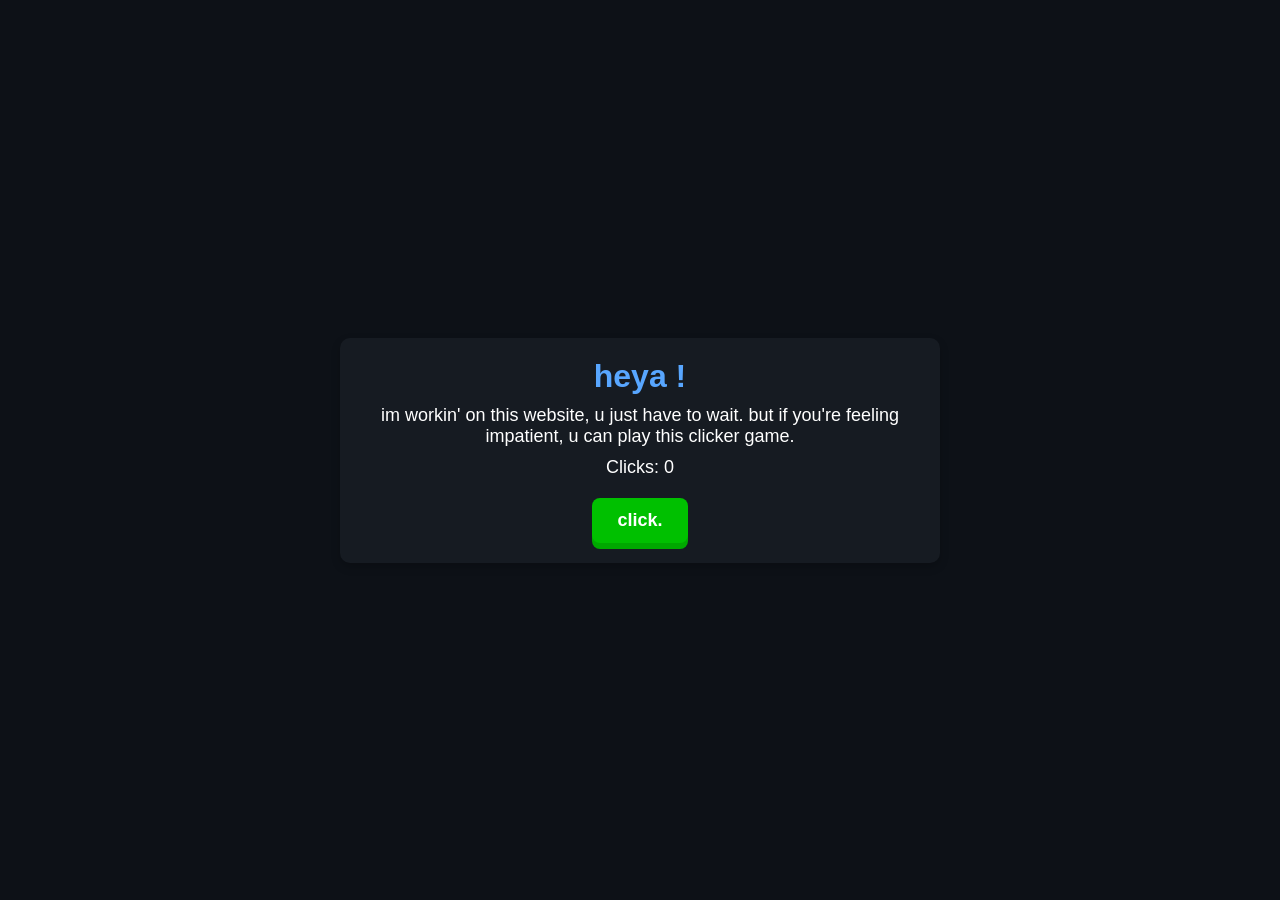
<file: index.html>
<!DOCTYPE html>
<html lang="fr">
<head>
    <meta charset="UTF-8">
    <meta name="viewport" content="width=device-width, initial-scale=1.0">
    <title>Clicker Game</title>
    <style>
        * {
            margin: 0;
            padding: 0;
            box-sizing: border-box;
            font-family: Ubuntu, Arial, sans-serif;
        }

        body {
            background-color: #0d1117;
            color: white;
            display: flex;
            flex-direction: column;
            align-items: center;
            justify-content: center;
            height: 100vh;
            text-align: center;
        }

        .container {
            max-width: 600px;
            padding: 20px;
            background: #161b22;
            border-radius: 10px;
            box-shadow: 0px 4px 10px rgba(0, 0, 0, 0.2);
        }

        h1 {
            font-size: 32px;
            color: #58a6ff;
        }

        p {
            font-size: 18px;
            margin-top: 10px;
        }

        .btn {
            display: inline-block;
            margin-top: 20px;
            padding: 12px 25px;
            font-size: 18px;
            color: white;
            background: #00C000;
            border: none;
            cursor: pointer;
            border-radius: 8px;
            font-weight: bold;
            box-shadow: 0px 6px 0px #00A800;
            transition: all 0.2s ease-in-out;
            text-decoration: none;
            position: relative;
        }

        .btn:active {
            transform: translateY(6px);
            box-shadow: none;
        }
    </style>
</head>
<body>
    <div class="container">
        <h1>heya !</h1>
        <p>im workin' on this website, u just have to wait. but if you're feeling impatient, u can play this clicker game.</p>
        <p id="click-count">Clicks: 0</p>
        <button class="btn" id="click-button">click.</button>
    </div>

    <script>
        let count = 0;
        const button = document.getElementById("click-button");
        const counterText = document.getElementById("click-count");

        function getRandomColor() {
            let color = Math.floor(Math.random() * 16777215).toString(16);
            return `#${color.padStart(6, '0')}`;
        }

        function darkenColor(hex, percent) {
            let num = parseInt(hex.slice(1), 16);
            let r = Math.floor((num >> 16) * percent);
            let g = Math.floor(((num >> 8) & 0x00FF) * percent);
            let b = Math.floor((num & 0x0000FF) * percent);
            return `rgb(${r}, ${g}, ${b})`;
        }

        const messages = [
                    "keep going!",
                    "you're amazing!",
                    "almost there!",
                    "you're unstoppable!",
                    "incredible!",
                    "you're a legend!",
                    "keep it up!",
                    "you're a hero!",
                    "unbelievable!",
                    "you're a click master!",
                    "fantastic!",
                    "awesome!",
                    "you're the best!",
                    "keep clicking!",
                    "you're a superstar!",
                    "you're on fire!",
                    "amazing job!",
                    "you're a champion!",
                    "you're a winner!",
                    "you're a pro!",
                    "you're fantastic!",
                    "keep clicking!",
                    "you're a superstar!",
                    "you're on fire!",
                    "amazing job!",
                    "you're a champion!",
                    "you're a winner!",
                    "you're a pro!",
                    "keep it up!",
                    "you're a hero!",
                    "unbelievable!",
                    "you're a click master!",
                    "fantastic!",
                    "awesome!",
                    "you're the best!",
                    "keep going!",
                    "you're unstoppable!",
                    "amazing!",
                    "you're incredible!",
                    "you're a legend!",
                    "you're a superstar!",
                    "you're on fire!",
                    "amazing job!",
                    "you're a champion!",
                    "you're a winner!",
                    "you're a pro!"
                   ];
       
        function updateButton() {
            count++;
            counterText.textContent = `Clicks: ${count}`;
            let randomColor = getRandomColor();
            let darkerColor = darkenColor(randomColor, 0.8);
            button.style.background = randomColor;
            button.style.boxShadow = `0px 6px 0px ${darkerColor}`;

            if (count % 10 === 0) {
                    const randomMessage = messages[Math.floor(Math.random() * messages.length)];
                    button.textContent = randomMessage;
                }

        const audio = new Audio("../website/click.wav");
        audio.playbackRate = 1.5 + Math.random() * 0.5;
        audio.play();


        

            if (count === 10) {
                button.textContent = "ehh";
            } else if (count === 20) {
                button.textContent = "you're really doing this?";
            } else if (count === 30) {
                button.textContent = "i hope for you that you're having fun";
            } else if (count === 40) {
                button.textContent = "i'm not even sure if this is fun";
            } else if (count === 50) {
                button.textContent = "i'm just a button";
            } else if (count === 70) {
                button.textContent = "i'm just a button that you're clicking on for no reason";
            } else if (count === 100) {
                button.textContent = "wow, 100 clicks!";
            } else if (count === 125) {
                video = document.createElement("video");
                video.src = "../website/subway-surfers.mp4";
                video.controls = false;
                video.autoplay = true;
                video.muted = false;
                video.loop = true;
                video.playbackRate = 3;
                video.volume = 0.1;
                video.style.position = "absolute";
                video.style.top = "0px";
                video.style.right = "0px";
                video.style.width = "200px";
                video.style.height = "auto";
                document.body.appendChild(video);
            } else if (count === 200) {
                button.textContent = "200 clicks... now we put a cps counter";
                const cpsCounter = document.createElement("p");
                cpsCounter.innerHTML = "<strong>CPS: 0</strong>";
                cpsCounter.style.color = "white";
                cpsCounter.style.fontSize = "18px";
                cpsCounter.style.marginTop = "20px";
                document.querySelector(".container").appendChild(cpsCounter);
                let cps = 0;
                let lastCount = count;
                setInterval(() => {
                    cps = count - lastCount;
                    lastCount = count;
                    cpsCounter.innerHTML = `<strong>CPS: ${cps}</strong>`;
                }, 1000);
            } else if (count === 340) {
                button.textContent = "haha got ya!";
            const annoyingPopup = document.createElement("div");
            annoyingPopup.style.position = "fixed";
            annoyingPopup.style.top = "50%";
            annoyingPopup.style.left = "50%";
            annoyingPopup.style.transform = "translate(-50%, -50%)";
            annoyingPopup.style.width = "300px";
            annoyingPopup.style.height = "400px";
            annoyingPopup.style.backgroundColor = "#161b22";
            annoyingPopup.style.color = "white";
            annoyingPopup.style.borderRadius = "10px";
            annoyingPopup.style.boxShadow = "0px 8px 14px rgba(0, 0, 0, 0.5)";
            annoyingPopup.style.zIndex = "1000";
            annoyingPopup.style.display = "flex";
            annoyingPopup.style.flexDirection = "column";
            annoyingPopup.style.alignItems = "center";
            annoyingPopup.style.justifyContent = "center";
            annoyingPopup.innerHTML = `
                <h2 style="margin-bottom: 20px;">virus.exe</h2>
                <img src="https://c.tenor.com/9MVlipGuNioAAAAC/tenor.gif" alt="Funny Virus" style="width: 250px; height: auto; margin-bottom: 20px;">
                <button id="close-popup" style="
                    padding: 10px 20px;
                    font-size: 16px;
                    color: white;
                    background: #00C000;
                    border: none;
                    cursor: pointer;
                    border-radius: 8px;
                    font-weight: bold;
                    box-shadow: 0px 6px 0px #00A800;
                    transition: all 0.2s ease-in-out;
                ">CLOSE</button>
            `;
            document.body.appendChild(annoyingPopup);

            document.getElementById("close-popup").addEventListener("click", () => {
                if (document.body.contains(annoyingPopup)) {
                    document.body.removeChild(annoyingPopup);
                }});
            } else if (count === 480) {
                button.textContent = "heh";
                video = document.createElement("video");
                video.src = "../website/rickroll.mp4";
                video.controls = false;
                video.autoplay = true;
                video.muted = false;
                video.loop = true;
                video.playbackRate = 2.5;
                video.volume = 0.3;
                video.style.position = "absolute";
                video.style.bottom = "0px";
                video.style.left = "0px";
                video.style.width = "500px";
                video.style.height = "auto";
                document.body.appendChild(video);
            } else if (count === 520) {
                button.textContent = "i created an autoclicker for ya";
                const autoclicker = document.createElement("button");
                autoclicker.textContent = "Autoclicker: OFF";
                autoclicker.style.padding = "12px 25px";
                autoclicker.style.fontSize = "18px";
                autoclicker.style.color = "white";
                autoclicker.style.background = "#00C000";
                autoclicker.style.border = "none";
                autoclicker.style.cursor = "pointer";
                autoclicker.style.borderRadius = "8px";
                autoclicker.style.fontWeight = "bold";
                autoclicker.style.boxShadow = "0px 6px 0px #00A800";
                autoclicker.style.transition = "all 0.2s ease-in-out";
                autoclicker.style.marginTop = "20px";
                document.querySelector(".container").appendChild(autoclicker);
                let autoclickerInterval = null;
                let imageInterval = null;
                let clickImage = null;

                autoclicker.addEventListener("click", () => {
                 if (autoclickerInterval) {
                     clearInterval(autoclickerInterval);
                     clearInterval(imageInterval);
                     autoclickerInterval = null;
                     autoclicker.textContent = "Autoclicker: OFF";
                     if (clickImage) {
                         document.body.removeChild(clickImage);
                         clickImage = null;
                     }
                  } else {
                   autoclickerInterval = setInterval(() => {
                       button.click();
                   }, 300);
                   clickImage = document.createElement("img");
                   clickImage.src = "../website/click.png";
                   clickImage.style.position = "absolute";
                   clickImage.style.width = "50px";
                   clickImage.style.height = "50px";
                   document.body.appendChild(clickImage);

        function moveImageRandomly() {
            const randomX = Math.floor(Math.random() * (window.innerWidth - clickImage.offsetWidth));
            const randomY = Math.floor(Math.random() * (window.innerHeight - clickImage.offsetHeight));
            clickImage.style.left = `${randomX}px`;
            clickImage.style.top = `${randomY}px`;
        }

        imageInterval = setInterval(moveImageRandomly, 300);
        autoclicker.textContent = "Autoclicker: ON";
    }
});
            } else if (count === 620) {
                button.textContent = "i was bored of this background";
                document.body.style.backgroundColor = getRandomColor();
            } else if (count === 640) {
                button.textContent = "this one too";
                setInterval(() => {
                    document.body.style.backgroundColor = getRandomColor();
                    document.body.style.transition = "background-color 1s ease";
                }, 1000);
            } else if (count === 780) {
                button.textContent = messages[Math.floor(Math.random() * messages.length)];
                const confetti = document.createElement("div");
                confetti.style.position = "fixed";
                confetti.style.top = "0";
                confetti.style.left = "0";
                confetti.style.width = "100%";
                confetti.style.height = "100%";
                confetti.style.pointerEvents = "none";
                confetti.style.zIndex = "1000";
                confetti.innerHTML = `
                    <div style="position: absolute; width: 100%; height: 100%; overflow: hidden;">
                        <div style="position: absolute; width: 10px; height: 10px; background: red; animation: fall 2s infinite;"></div>
                        <div style="position: absolute; width: 10px; height: 10px; background: blue; animation: fall 2s infinite;"></div>
                        <div style="position: absolute; width: 10px; height: 10px; background: green; animation: fall 2s infinite;"></div>
                        <div style="position: absolute; width: 10px; height: 10px; background: yellow; animation: fall 2s infinite;"></div>
                    </div>
                `;
                document.body.appendChild(confetti);
                setTimeout(() => {
                    document.body.removeChild(confetti);
                }, 5000);
            } else if (count === 880) {
                button.textContent = "i love bitcoin";
                const bitcoinChart = document.createElement("iframe");
                bitcoinChart.src = "https://www.tradingview.com/widgetembed/?frameElementId=tradingview_0b4e1&symbol=BITSTAMP%3ABTCUSD&interval=D&hidesidetoolbar=1&symboledit=1&saveimage=1&toolbarbg=f1f3f6&studies=[]&theme=Dark&style=1&timezone=Etc%2FUTC&studies_overrides={}&overrides={}&enabled_features=[]&disabled_features=[]&locale=en&utm_source=bitcoin.org&utm_medium=widget&utm_campaign=chart&utm_term=BITSTAMP%3ABTCUSD";
                bitcoinChart.style.position = "absolute";
                bitcoinChart.style.bottom = "0";
                bitcoinChart.style.right = "0";
                bitcoinChart.style.width = "300px";
                bitcoinChart.style.height = "200px";
                bitcoinChart.style.border = "none";
                document.body.appendChild(bitcoinChart);
            } else if (count === 960) {
                button.textContent = "you're incredible!";
                const annoyingAlert = document.createElement("div");
                annoyingAlert.style.position = "fixed";
                annoyingAlert.style.padding = "10px 20px";
                annoyingAlert.style.backgroundColor = "#161b22";
                annoyingAlert.style.color = "white";
                annoyingAlert.style.borderRadius = "5px";
                annoyingAlert.style.boxShadow = "0px 4px 8px rgba(0, 0, 0, 0.3)";
                annoyingAlert.style.zIndex = "1000";
                annoyingAlert.textContent = "Annoying Alert: You're incredible!";
                document.body.appendChild(annoyingAlert);

                function moveAlertRandomly() {
                    const randomX = Math.floor(Math.random() * (window.innerWidth - annoyingAlert.offsetWidth));
                    const randomY = Math.floor(Math.random() * (window.innerHeight - annoyingAlert.offsetHeight));
                    annoyingAlert.style.left = `${randomX}px`;
                    annoyingAlert.style.top = `${randomY}px`;
                }

                moveAlertRandomly();
                setInterval(moveAlertRandomly, 1000);
            } else if (count === 980) {
                button.textContent = "you're incredible!";
                const annoyingAlert = document.createElement("div");
                annoyingAlert.style.position = "fixed";
                annoyingAlert.style.padding = "10px 20px";
                annoyingAlert.style.backgroundColor = "#161b22";
                annoyingAlert.style.color = "white";
                annoyingAlert.style.borderRadius = "5px";
                annoyingAlert.style.boxShadow = "0px 4px 8px rgba(0, 0, 0, 0.3)";
                annoyingAlert.style.zIndex = "1000";
                annoyingAlert.textContent = "Annoying Alert: You're incredible!";
                document.body.appendChild(annoyingAlert);

                function moveAlertRandomly() {
                    const randomX = Math.floor(Math.random() * (window.innerWidth - annoyingAlert.offsetWidth));
                    const randomY = Math.floor(Math.random() * (window.innerHeight - annoyingAlert.offsetHeight));
                    annoyingAlert.style.left = `${randomX}px`;
                    annoyingAlert.style.top = `${randomY}px`;
                }

                moveAlertRandomly();
                setInterval(moveAlertRandomly, 1000);
            } else if (count === 1000) {
                button.textContent = "gg?";
                const discoLights = document.createElement("div");
                discoLights.style.position = "fixed";
                discoLights.style.bottom = "0";
                discoLights.style.width = "100%";
                discoLights.style.height = "50px";
                discoLights.style.display = "flex";
                discoLights.style.justifyContent = "space-around";
                discoLights.style.zIndex = "-988";

                for (let i = 0; i < 10; i++) {
                    const light = document.createElement("div");
                    light.style.width = "10%";
                    light.style.height = "100%";
                    light.style.backgroundColor = getRandomColor();
                    light.style.transition = "background-color 0.5s";
                    discoLights.appendChild(light);
                }

                document.body.appendChild(discoLights);

                const discoLightsTop = discoLights.cloneNode(true);
                discoLightsTop.style.top = "0";
                discoLightsTop.style.bottom = "auto";
                document.body.appendChild(discoLightsTop);

                const discoLightsLeft = document.createElement("div");
                discoLightsLeft.style.position = "fixed";
                discoLightsLeft.style.left = "0";
                discoLightsLeft.style.width = "50px";
                discoLightsLeft.style.height = "100%";
                discoLightsLeft.style.display = "flex";
                discoLightsLeft.style.flexDirection = "column";
                discoLightsLeft.style.justifyContent = "space-around";
                discoLightsLeft.style.zIndex = "-998";

                for (let i = 0; i < 10; i++) {
                    const light = document.createElement("div");
                    light.style.width = "100%";
                    light.style.height = "10%";
                    light.style.backgroundColor = getRandomColor();
                    light.style.transition = "background-color 0.5s";
                    discoLightsLeft.appendChild(light);
                }

                document.body.appendChild(discoLightsLeft);

                const discoLightsRight = discoLightsLeft.cloneNode(true);
                discoLightsRight.style.right = "0";
                discoLightsRight.style.left = "auto";
                discoLightsRight.style.zIndex = "-998";
                document.body.appendChild(discoLightsRight);

                setInterval(() => {
                    discoLights.childNodes.forEach(light => {
                        light.style.backgroundColor = getRandomColor();
                    });
                    discoLightsTop.childNodes.forEach(light => {
                        light.style.backgroundColor = getRandomColor();
                    });
                    discoLightsLeft.childNodes.forEach(light => {
                        light.style.backgroundColor = getRandomColor();
                    });
                    discoLightsRight.childNodes.forEach(light => {
                        light.style.backgroundColor = getRandomColor();
                    });
                }, 500);
            } else if (count === 1120) {
                button.textContent = "heh";
                const screenEffect = document.createElement("div");
                screenEffect.style.position = "fixed";
                screenEffect.style.top = "0";
                screenEffect.style.left = "0";
                screenEffect.style.width = "100%";
                screenEffect.style.height = "100%";
                screenEffect.style.pointerEvents = "none";
                screenEffect.style.zIndex = "999";
                screenEffect.style.transition = "opacity 0.5s";
                document.body.appendChild(screenEffect);

                function changeScreenEffectColor() {
                    screenEffect.style.backgroundColor = getRandomColor();
                    screenEffect.style.opacity = "0.3";
                    setTimeout(() => {
                        screenEffect.style.opacity = "0.1";
                    }, 500);
                }

                changeScreenEffectColor();
                setInterval(changeScreenEffectColor, 1000);
            } else if (count === 1260) {
                button.textContent = "memes!";
            const gradientEffect = document.createElement("div");
            gradientEffect.style.position = "fixed";
            gradientEffect.style.top = "0";
            gradientEffect.style.left = "0";
            gradientEffect.style.width = "100%";
            gradientEffect.style.height = "100%";
            gradientEffect.style.pointerEvents = "none";
            gradientEffect.style.zIndex = "-999";
            gradientEffect.style.transition = "background 1s ease";
            document.body.appendChild(gradientEffect);

            function changeGradient() {
                const color1 = getRandomColor();
                const color2 = getRandomColor();
                gradientEffect.style.background = `linear-gradient(45deg, ${color1}, ${color2})`;
            }

            changeGradient();
            setInterval(changeGradient, 1000);
         }}
        
        button.addEventListener("click", updateButton);
    </script>
</body>
</html>
</file>
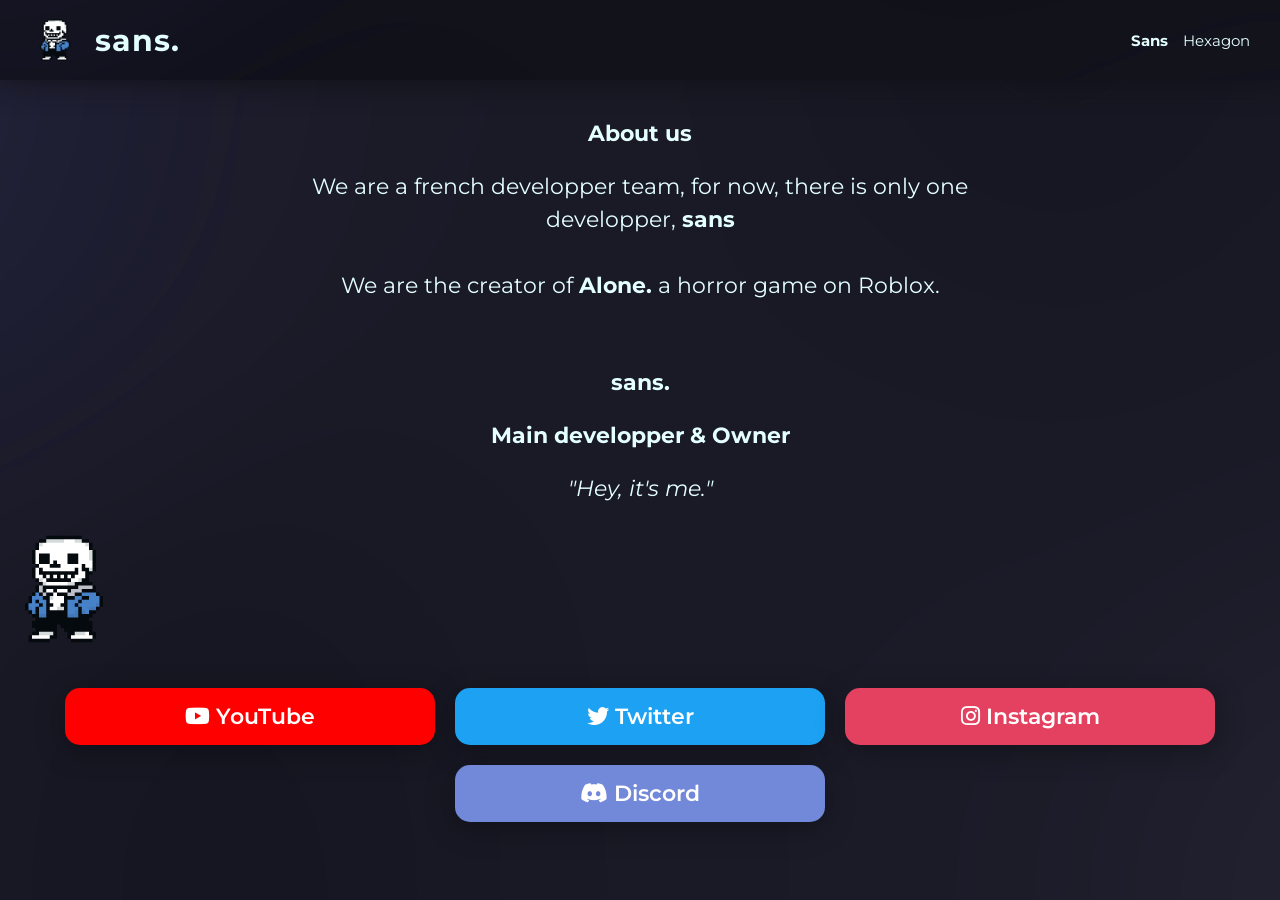
<file: about-us.html>
<!DOCTYPE html>
<html lang="fr">
<head>
  <meta charset="UTF-8">
  <meta name="viewport" content="width=device-width, initial-scale=1.0">
  <title>Sans</title>
  <link rel="shortcut icon" href="images/sans.ico" type="image/x-icon">
  <link href="https://fonts.googleapis.com/css2?family=Montserrat:wght@400;700&display=swap" rel="stylesheet">
  <link rel="stylesheet" href="https://cdnjs.cloudflare.com/ajax/libs/font-awesome/5.15.4/css/all.min.css">
  <link rel="stylesheet" href="styles.css">
</head>
<body>
  <div class="header">
    <div class="header-left">
      <img src="images/Sans.png" alt="Sans">
      <h1>sans.</h1>
    </div>
    <div class="header-right">
      <div class="sans">
        <p><strong>Sans</strong></p>
        <div class="dropdown-menu">
          <a href="index.html">Welcome</a>
          <a href="links.html">Links</a>
          <a href="contact.html">Contact</a>
        </div>
      </div>
      <div class="hexagone">
        <p>Hexagon</p>
        <div class="hexagone-menu">
            <a href="alone.html">Alone.</a>
        </div> 
      </div>
    </div>
  </div>
  
  <div class="body">
    <h3>About us</h3>
    <p>We are a french developper team, for now, there is only one developper, <strong>sans</strong> <br><br>We are the creator of <strong>Alone.</strong> a horror game on Roblox.</p>
    <br>
    <h3>sans.</h3> <h6>Main developper & Owner</h6>
    <p class="text-sans"><em>"Hey, it's me."</em></p>
    <img src="images/Sans.png" alt="Sans" class="sansimg">
    <div class="button-container">
      <a href="https://www.youtube.com/@saans." class="youtube-button" target="_blank">
        <i class="fab fa-youtube"></i> YouTube
      </a>
      <a href="https://x.com/sans58375278603" class="twitter-button" target="_blank">
        <i class="fab fa-twitter"></i> Twitter
      </a>
      <a href="https://www.instagram.com/legrandsans_" class="instagram-button" target="_blank">
        <i class="fab fa-instagram"></i> Instagram
      </a>
      <a href="https://discord.com/users/legrandsans/" class="discord-button" target="_blank">
        <i class="fab fa-discord"></i> Discord
      </a>
    </div>
  </div>
  <script>
    document.addEventListener("mousemove", (e) => {
        const body = document.body;
        const x = e.clientX / window.innerWidth;
        const y = e.clientY / window.innerHeight;
        body.style.backgroundPosition = `${x * 50}% ${y * 50}%`;
    });
    </script>
    
</body>
</html>
</file>
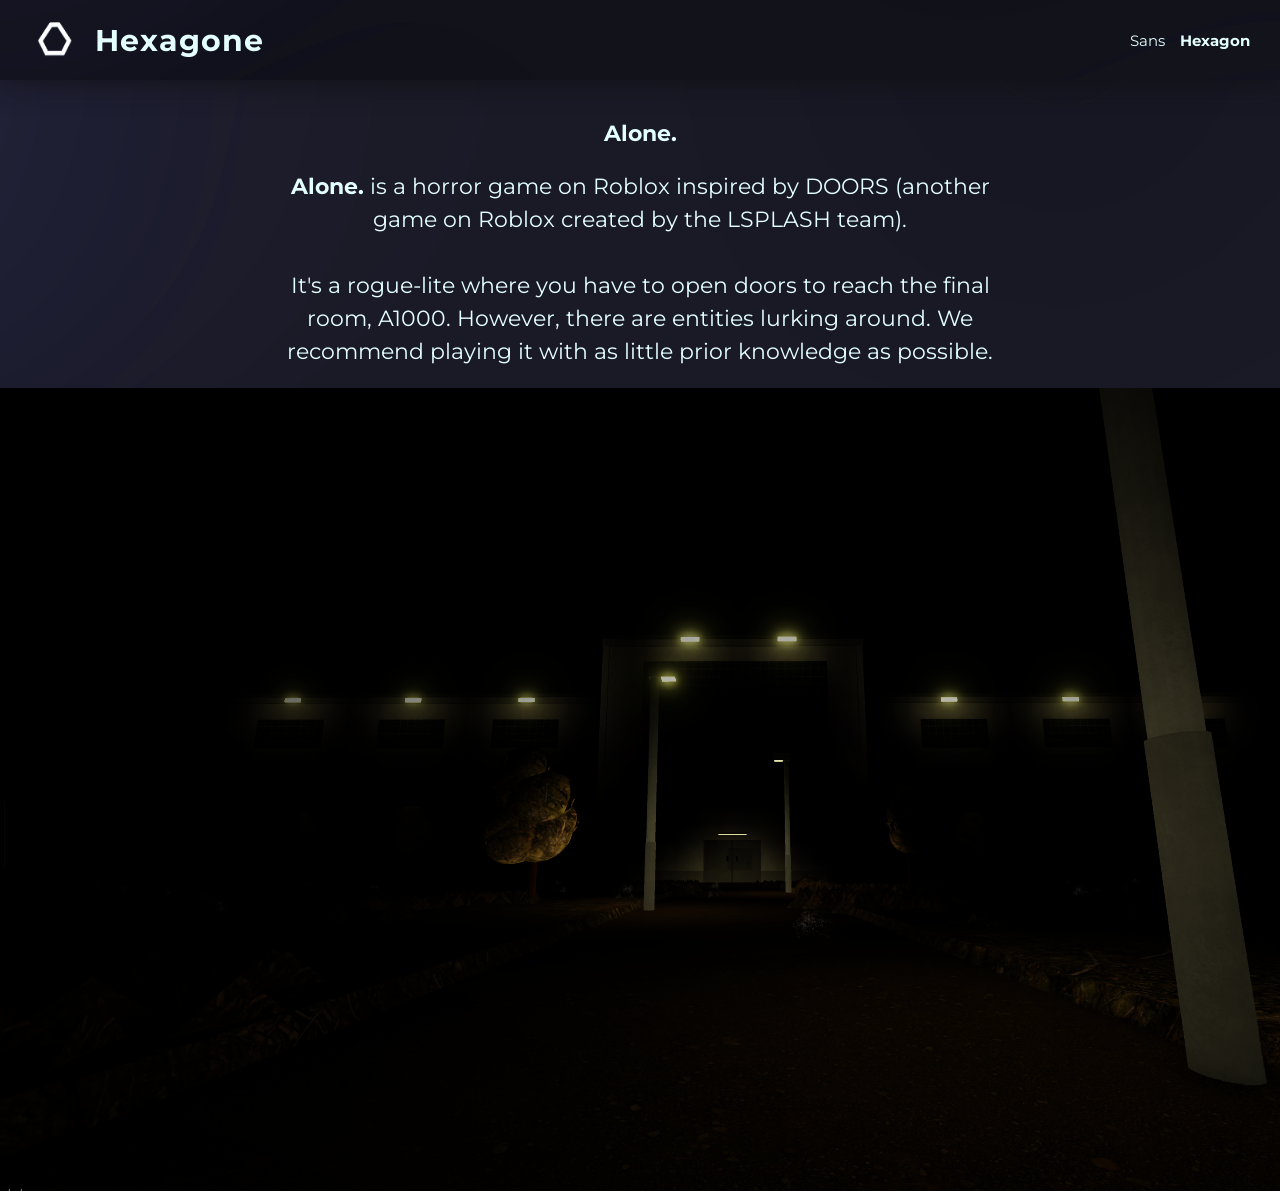
<file: alone.html>
<!DOCTYPE html>
<html>
<head>
  <title>Hexagone</title>
  <link rel="shortcut icon" href="images/favicon.ico" type="image/x-icon">
  <link href="https://fonts.googleapis.com/css2?family=Montserrat:wght@400;700&display=swap" rel="stylesheet">
  <link rel="stylesheet" href="styles.css">
</head>
<body>
  <div class="header">
    <div class="header-left">
      <img src="images/hexagone.png" alt="Sans">
      <h1>Hexagone</h1>
    </div>
    <div class="header-right">
      <div class="sans">
        <p>Sans</p>
        <div class="dropdown-menu">
            <a href="index.html">Welcome</a>
            <a href="links.html">Links</a>
            <a href="contact.html">Contact</a>
        </div>
      </div>
      <div class="hexagone">
        <p><strong>Hexagon</strong></p>
        <div class="hexagone-menu">
            <a href="about-us.html">About us</a>
        </div> 
      </div>
    </div>
  </div>
  <div class="body">
    <h3>Alone.</h3>
    <p><strong>Alone.</strong> is a horror game on Roblox inspired by DOORS (another game on Roblox created by the LSPLASH team).<br><br>It's a rogue-lite where you have to open doors to reach the final room, A1000. However, there are entities lurking around. We recommend playing it with as little prior knowledge as possible.</p>
    <img src="images/alone.png" alt="Image of Alone">
  </div>
  <script>
    document.addEventListener("mousemove", (e) => {
        const body = document.body;
        const x = e.clientX / window.innerWidth;
        const y = e.clientY / window.innerHeight;
        body.style.backgroundPosition = `${x * 50}% ${y * 50}%`;
    });
    </script>
    
</body>
</html>
</file>
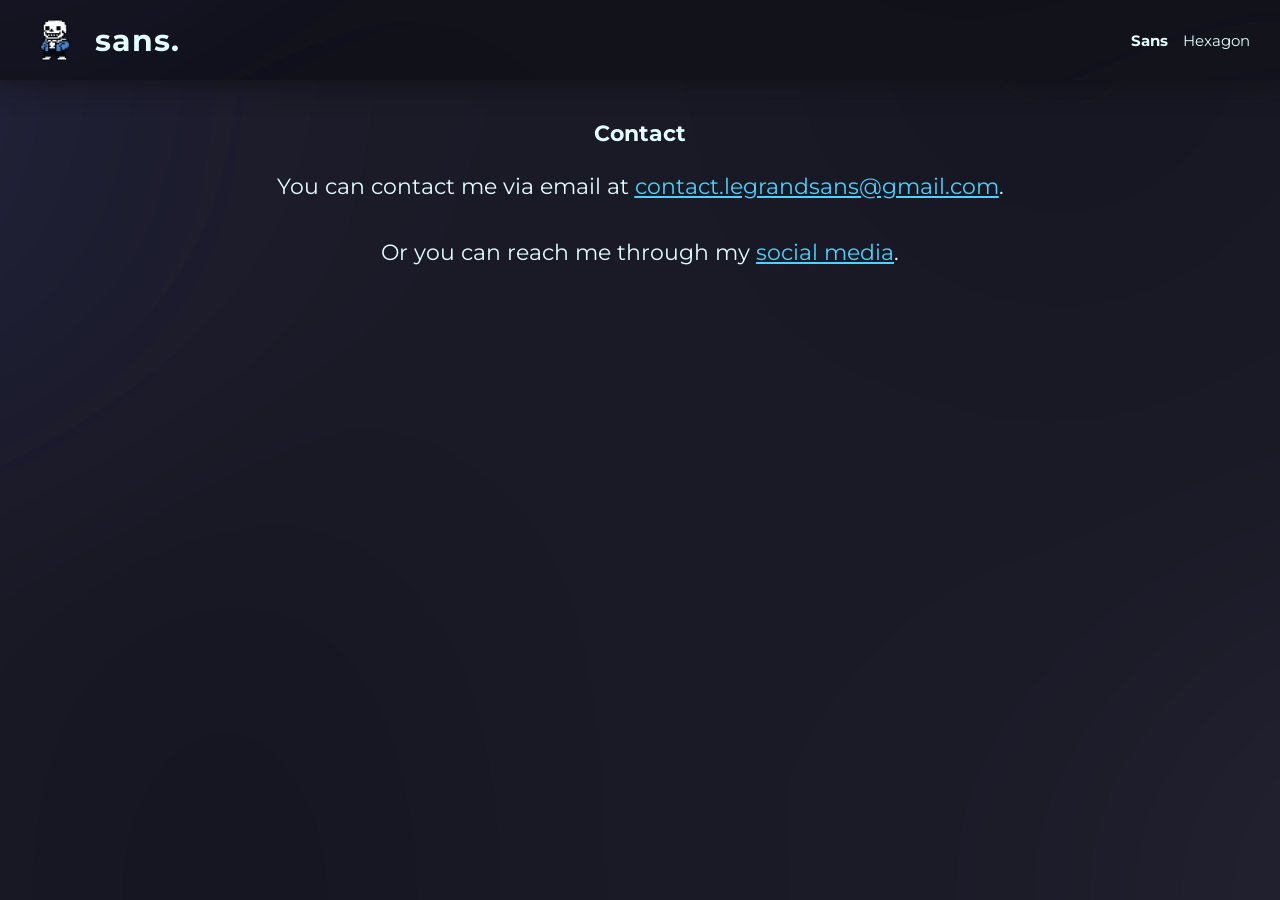
<file: contact.html>
<!DOCTYPE html>
<html>
<head>
  <title>Sans</title>
  <link rel="shortcut icon" href="images/sans.ico" type="image/x-icon">
  <link href="https://fonts.googleapis.com/css2?family=Montserrat:wght@400;700&display=swap" rel="stylesheet">
  <link rel="stylesheet" href="styles.css">
</head>
<body>
  <div class="header">
    <div class="header-left">
      <img src="images/Sans.png" alt="Sans">
      <h1>sans.</h1>
    </div>
    <div class="header-right">
      <div class="sans">
        <p><strong>Sans</strong></p>
        <div class="dropdown-menu">
            <a href="links.html">Links</a>
            <a href="index.html">Welcome</a>
        </div>
      </div>
      <div class="hexagone">
        <p>Hexagon</p>
        <div class="hexagone-menu">
          <a href="about-us.html">About us</a>
          <a href="alone.html">Alone.</a>
        </div> 
      </div>
    </div>
  </div>
  <div class="body">
    <h3>Contact</h3>
    <p>You can contact me via email at <a href="mailto:contact.legrandsans@gmail.com" class="email-link"><u>contact.legrandsans@gmail.com</u></a>.<br><br> Or you can reach me through my <a href="links.html" class="email-link"><u>social media</u></a>.</p>
  </div>
  <script>
    document.addEventListener("mousemove", (e) => {
        const body = document.body;
        const x = e.clientX / window.innerWidth;
        const y = e.clientY / window.innerHeight;
        body.style.backgroundPosition = `${x * 50}% ${y * 50}%`;
    });
    </script>
    
</body>
</html>
</file>
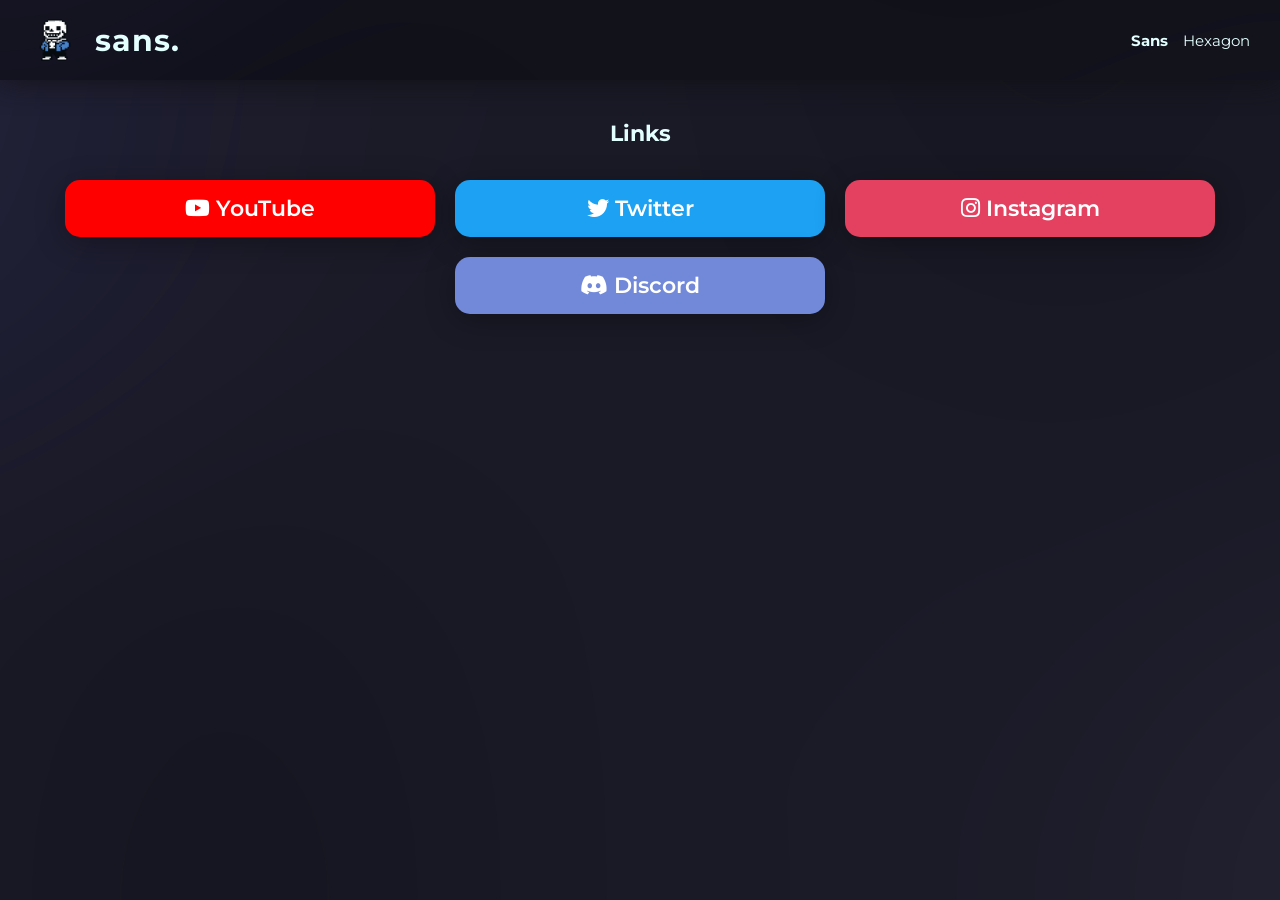
<file: links.html>
<!DOCTYPE html>
<html lang="fr">
<head>
  <meta charset="UTF-8">
  <meta name="viewport" content="width=device-width, initial-scale=1.0">
  <title>Sans</title>
  <link rel="shortcut icon" href="images/sans.ico" type="image/x-icon">
  <link href="https://fonts.googleapis.com/css2?family=Montserrat:wght@400;700&display=swap" rel="stylesheet">
  <link rel="stylesheet" href="https://cdnjs.cloudflare.com/ajax/libs/font-awesome/5.15.4/css/all.min.css">
  <link rel="stylesheet" href="styles.css">
</head>
<body>
  <div class="header">
    <div class="header-left">
      <img src="images/Sans.png" alt="Sans">
      <h1>sans.</h1>
    </div>
    <div class="header-right">
      <div class="sans">
        <p><strong>Sans</strong></p>
        <div class="dropdown-menu">
            <a href="index.html">Welcome</a>
            <a href="contact.html">Contact</a>
        </div>
      </div>
      <div class="hexagone">
        <p>Hexagon</p>
        <div class="hexagone-menu">
          <a href="about-us.html">About us</a>
          <a href="alone.html">Alone.</a>
        </div> 
      </div>
    </div>
  </div>
  
  <div class="body">
    <h3>Links</h3>
    <div class="button-container">
      <a href="https://www.youtube.com/@saans." class="youtube-button" target="_blank">
        <i class="fab fa-youtube"></i> YouTube
      </a>
      <a href="https://x.com/sans58375278603" class="twitter-button" target="_blank">
        <i class="fab fa-twitter"></i> Twitter
      </a>
      <a href="https://www.instagram.com/legrandsans_" class="instagram-button" target="_blank">
        <i class="fab fa-instagram"></i> Instagram
      </a>
      <a href="https://discord.com/users/legrandsans" class="discord-button" target="_blank">
        <i class="fab fa-discord"></i> Discord
      </a>
    </div>
  </div>
  <script>
    document.addEventListener("mousemove", (e) => {
        const body = document.body;
        const x = e.clientX / window.innerWidth;
        const y = e.clientY / window.innerHeight;
        body.style.backgroundPosition = `${x * 50}% ${y * 50}%`;
    });
    </script>
    
</body>
</html>
</file>
<file: styles.css>
body {
    margin: 0;
    margin-top: 117px;
    font-family: 'Montserrat', Arial, sans-serif;
    color: #E4FFFF;
    background-image: url('images/background.png');
    background-size: cover;
    background-position: center;
    background-attachment: fixed;
    background-repeat: no-repeat;
    font-size: 20px;
}

.header {
    position: fixed;
    top: 0;
    left: 0;
    right: 0;
    display: flex;
    justify-content: space-between;
    align-items: center;
    background-image: url('images/background-header.png');
    background-size: cover;
    background-position: center;
    padding: 15px 30px;
    box-shadow: 0 0px 30px #111116;
    z-index: 1;
    border-bottom: 10px;
    transition: box-shadow 0.3s ease;
}

.header:hover {
    box-shadow: 0 10px 40px #111116;
}

.body p, .body h3, .body h6{
    opacity: 0.5;
    transform: translateY(10px);
    animation: fadeInUp 1s ease-out forwards;
}

@keyframes fadeInUp {
    to {
        opacity: 1;
        transform: translateY(0);
    }
}

.button-container {
    display: flex;
    justify-content: center;
    gap: 20px;
    margin-top: 30px;
    flex-wrap: wrap;
    text-align: center;
    
}

.email-link {
    color: #47d4ff;
}

.issue1 {
    background-image: url('images/issue.png');
    box-shadow: 0 0px 30px #111116;
    border-radius: 15px;
    text-align: center;
    margin: 20px 20%;
    line-height: -0;
    padding: 15px 15px;
}

.youtube-button, .twitter-button, .tiktok-button, .instagram-button, .discord-button, .spotify-button {
    color: #FFFFFF;
    font-size: 22px;
    font-weight: 600;
    padding: 15px 35px;
    border-radius: 15px;
    display: inline-block;
    cursor: pointer;
    transition: all 0.3s ease;
    text-decoration: none;
    text-align: center;
    box-shadow: 0 6px 30px rgba(0, 0, 0, 0.3);
    max-width: 300px;
    width: 100%;
}

.tiktok-button {
    background-color: #000000;
}

.tiktok-button:hover {
    background-color: #1c1c1c;
    transform: scale(1.05);
    box-shadow: 0 8px 40px rgba(0, 0, 0, 0.4);
}

.tiktok-button:active {
    background-color: #1a1a1a;
}

.youtube-button {
    background-color: #FF0000;
}

.youtube-button:hover {
    background-color: #e60000;
    transform: scale(1.05);
    box-shadow: 0 8px 40px rgba(0, 0, 0, 0.4);
}

.youtube-button:active {
    background-color: #cc0000;
}

.twitter-button {
    background-color: #1DA1F2;
}

.twitter-button:hover {
    background-color: #0d95e8;
    transform: scale(1.05);
    box-shadow: 0 8px 40px rgba(0, 0, 0, 0.4);
}

.twitter-button:active {
    background-color: #1A91DA;
}

.instagram-button {
    background-color: #E4405F;
}

.instagram-button:hover {
    background-color: #d73553;
    transform: scale(1.05);
    box-shadow: 0 8px 40px rgba(0, 0, 0, 0.4);
}

.instagram-button:active {
    background-color: #c13584;
}

.discord-button {
    background-color: #7289DA;
}

.discord-button:hover {
    background-color: #5b6e94;
    transform: scale(1.05);
    box-shadow: 0 8px 40px rgba(0, 0, 0, 0.4);
}

.discord-button:active {
    background-color: #4e5d77;
}

.spotify-button {
    background-color: #1DB954;
}

.spotify-button:hover {
    background-color: #1ed760;
    transform: scale(1.05);
    box-shadow: 0 8px 40px rgba(0, 0, 0, 0.4);
}

.spotify-button:active {
    background-color: #1aa34a;
}

.header-left {
    display: flex;
    align-items: center;
}

.header-left img {
    height: 50px;
    margin-right: 15px;
    transition: transform 0.2s ease-in-out;
}

.header-left h1 {
    margin: 0;
    font-size: 30px;
    font-weight: 700;
    letter-spacing: 1px;
}



.header-right {
    display: flex;
    justify-content: flex-end;
    gap: 15px;
    font-size: 15px;
}

.hexagone, .sans {
    position: relative;
    cursor: pointer;
    transition: transform 0.3s ease;
}

.hexagone:hover, .sans:hover {
    transform: scale(1.02);
}

.hexagone-menu,
.dropdown-menu {
    display: none;
    position: absolute;
    top: 100%;
    left: -80px;
    background-color: #111116;
    color: #E4FFFF;
    border: 1.5px solid #444;
    box-shadow: 0 10px 30px rgba(0, 0, 0, 0.8);
    padding: 20px;
    border-radius: 10px;
    z-index: 10;
    width: 250px;
    transition: all 0.3s ease-in-out;
}

.hexagone-menu a,
.dropdown-menu a {
    color: #E4FFFF;
    text-decoration: none;
    display: block;
    padding: 12px 18px;
    border-radius: 8px;
    margin: 5px 0;
    font-size: 18px;
    font-weight: 600;
    transition: background-color 0.3s ease, transform 0.2s ease;
}

.hexagone-menu a:hover,
.dropdown-menu a:hover {
    background-color: #333;
    transform: translateX(1px);
}

.hexagone:hover .hexagone-menu,
.sans:hover .dropdown-menu {
    display: block;
    opacity: 1;
}

.text-sans p {
    text-align: center;
    color: #E4FFFF;
    font-size: 5px;
    margin: 20px 20%;
    line-height: 1.5;
}

.body p, .body h3, .body h6{
    text-align: center;
    color: #E4FFFF;
    font-size: 22px;
    margin: 20px 20%;
    line-height: 1.5;
}

.body .sansimg {
    width: 10%;
    height: auto;
} 

.body img .normal-image {
    display: block;
    margin: 0 auto;
    width: 40%;
    height: auto;
    border-radius: 10px;
    box-shadow: 0 8px 25px rgba(0, 0, 0, 0.5);
}

.body .update-container {
    display: flex;
    justify-content: center;
    align-items: center;
    height: 30vh;
    text-align: center;
}

.body img.update {
    margin: 0;
    width: 20%;
    height: auto;
    border-radius: 10px;
}


html {
    scroll-behavior: smooth;
}

@media (max-width: 768px) {
    .body img {
        width: 90%;
    }

    .header {
        padding: 10px 20px;
    }

    .body p {
        padding: 0 40px;
    }
}

@media (max-width: 768px) {
    .hexagone-menu,
    .dropdown-menu {
        position: fixed;
        top: 70px;
        left: 0;
        width: 100%;
        height: calc(100% - 70px);
        overflow-y: auto;
    }
}
</file>
